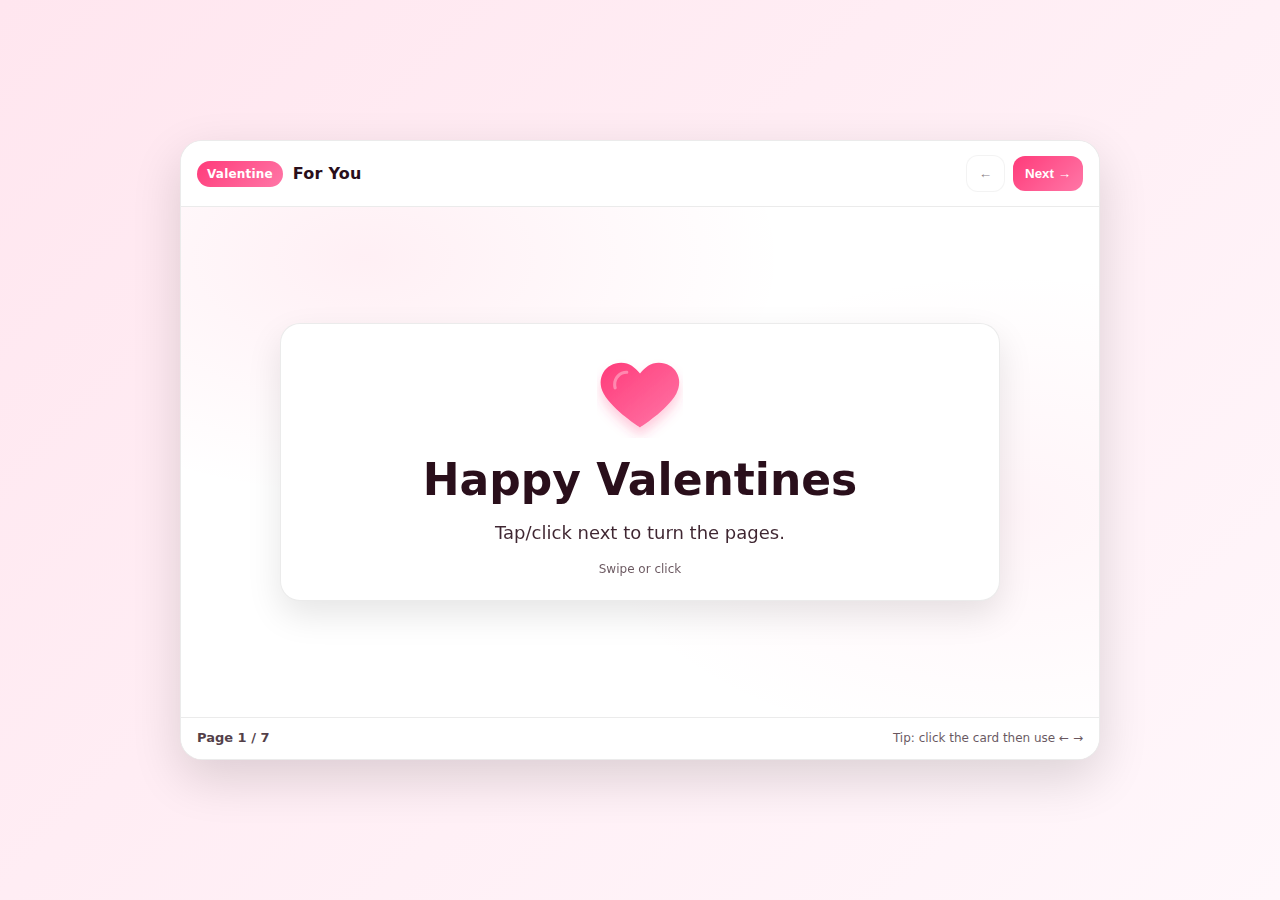
<file: index.html>
<!doctype html>
<html lang="en">
<head>
  <meta charset="utf-8" />
  <meta name="viewport" content="width=device-width, initial-scale=1" />
  <title>Valentine’s Card</title>
  <style>
    :root{
      --bg1:#ffe6ef;
      --bg2:#fff7fb;
      --card:#ffffff;
      --ink:#2a0f1b;
      --pink:#ff3b7a;
      --pink2:#ff77a7;
      --shadow: 0 18px 50px rgba(0,0,0,.14);
      --radius: 22px;
      --border: rgba(0,0,0,.08);
    }

    *{box-sizing:border-box}
    html,body{height:100%}
    body{
      margin:0;
      font-family: ui-rounded, system-ui, -apple-system, Segoe UI, Roboto, Arial;
      color:var(--ink);
      background: linear-gradient(135deg, var(--bg1), var(--bg2));
      overflow-x:hidden;
    }

    .wrap{
      min-height:100%;
      display:grid;
      place-items:center;
      padding:20px 12px;
    }

    .card{
      width:min(920px, 96vw);
      height:min(620px, 84vh);
      background:var(--card);
      border:1px solid var(--border);
      box-shadow:var(--shadow);
      border-radius:var(--radius);
      overflow:hidden;
      display:grid;
      grid-template-rows:auto 1fr auto;
    }

    .topbar{
      display:flex;
      align-items:center;
      justify-content:space-between;
      padding:14px 16px;
      gap:10px;
      border-bottom:1px solid var(--border);
      background:#fff;
    }

    .title{
      font-weight:800;
      letter-spacing:.2px;
      display:flex;
      align-items:center;
      gap:10px;
    }
    .pill{
      font-size:12px;
      padding:6px 10px;
      border-radius:999px;
      background:linear-gradient(135deg, var(--pink), var(--pink2));
      color:#fff;
      user-select:none;
    }

    .controls{
      display:flex;
      gap:8px;
      align-items:center;
    }
    button{
      border:1px solid var(--border);
      background:#fff;
      color:var(--ink);
      padding:10px 12px;
      border-radius:12px;
      cursor:pointer;
      font-weight:700;
      touch-action: manipulation;
    }
    button.primary{
      border:0;
      background:linear-gradient(135deg, var(--pink), var(--pink2));
      color:#fff;
    }
    button:disabled{opacity:.55; cursor:not-allowed}

    .viewport{
      position:relative;
      overflow:hidden;
      background: radial-gradient(700px 400px at 20% 10%, rgba(255,59,122,.08), transparent 60%),
                  radial-gradient(700px 400px at 90% 60%, rgba(255,119,167,.08), transparent 60%);
    }

    .pages{
      height:100%;
      display:flex;
      transition: transform 260ms ease;
      will-change: transform;
    }
    @media (prefers-reduced-motion: reduce){
      .pages{ transition:none; }
    }

    .page{
      flex:0 0 100%;
      padding:22px 18px;
      display:grid;
      place-items:center;
    }

    .paper{
      width:min(720px, 92%);
      background:#fff;
      border-radius:20px;
      border:1px solid var(--border);
      box-shadow: 0 14px 34px rgba(0,0,0,.10);
      padding:22px 18px;
    }

    .content{
      display:grid;
      gap:14px;
      text-align:center;
    }

    h1,h2{margin:0}
    h1{font-size:clamp(26px, 5vw, 44px)}
    h2{font-size:clamp(18px, 3.8vw, 26px); opacity:.95}
    p{
      margin:0;
      font-size:clamp(14px, 3.2vw, 18px);
      line-height:1.5;
      opacity:.9;
    }
    .hint{
      font-size:12px;
      opacity:.7;
      user-select:none;
    }

    /* Crisp SVG heart container */
    .heart-wrap{
      display:grid;
      place-items:center;
      margin:6px auto 2px;
    }
    .heart{
      width:86px;
      height:86px;
    }

    .footer{
      padding:12px 16px 14px;
      border-top:1px solid var(--border);
      display:flex;
      justify-content:space-between;
      align-items:center;
      gap:10px;
      background:#fff;
    }
    .progress{
      font-weight:800;
      font-size:13px;
      opacity:.8;
      user-select:none;

      
    }


    .flower-btn{
    display:inline-block;
    padding:12px 14px;
    border-radius:14px;
    font-weight:800;
    text-decoration:none;
    color:#fff;
    background: linear-gradient(135deg, var(--pink), var(--pink2));
    box-shadow: 0 12px 26px rgba(255,59,122,.25);
  }
  .flower-btn:active{ transform: scale(.98); }


    @media (max-height: 560px){
      .card{height: 92vh;}
      .paper{padding:18px 14px;}
    }


  </style>
</head>

<body>
  <div class="wrap">
    <div class="card" role="application" aria-label="Valentine's Card">
      <div class="topbar">
        <div class="title">
          <span class="pill">Valentine</span>
          <span id="cardTitle">For You</span>
        </div>
        <div class="controls">
          <button id="prevBtn" aria-label="Previous page">←</button>
          <button class="primary" id="nextBtn" aria-label="Next page">Next →</button>
        </div>
      </div>

      <div class="viewport" id="viewport">
        <div class="pages" id="pages">

<!-- PAGE 1 -->
<section class="page">
  <div class="paper">
    <div class="content">
      <div class="heart-wrap" aria-hidden="true">
        <!-- Nice looking heart (SVG = crisp, no emoji issues) -->
        <svg class="heart" viewBox="0 0 64 64" role="img" aria-label="Heart">
          <defs>
            <linearGradient id="g" x1="0" y1="0" x2="1" y2="1">
              <stop offset="0" stop-color="#ff3b7a"/>
              <stop offset="1" stop-color="#ff77a7"/>
            </linearGradient>
            <filter id="s" x="-20%" y="-20%" width="140%" height="140%">
              <feDropShadow dx="0" dy="6" stdDeviation="4" flood-color="#ff3b7a" flood-opacity="0.25"/>
            </filter>
          </defs>
          <path filter="url(#s)" fill="url(#g)"
            d="M32 56s-20-12.5-27-25C-1.2 19.6 6.2 8 18 8c6.2 0 10.2 3.5 14 8
               3.8-4.5 7.8-8 14-8c11.8 0 19.2 11.6 13 23C52 43.5 32 56 32 56z"/>
          <path fill="rgba(255,255,255,.35)"
            d="M22 14c-5.6 0-10 4.6-10 10.2 0 1 .1 2 .4 2.9.2.6.9.9 1.5.7.6-.2.9-.9.7-1.5-.2-.7-.3-1.4-.3-2.1
               0-4.4 3.5-8 7.8-8 .7 0 1.2-.5 1.2-1.2S22.7 14 22 14z"/>
        </svg>
      </div>

      <h1>Happy Valentines</h1>
      <p>Tap/click next to turn the pages.</p>
      <p class="hint">Swipe or click</p>
    </div>
  </div>
</section>

<!-- PAGE 2 -->
<section class="page">
  <div class="paper">
    <div class="content">
      <h2>Dear courtney</h2>
      <p>
        Hello, so, this is a page I just added at like 1am just before I planned on sending this to you. 
        I know you are stressed right now so I hope this + the massage
        I owe you will make you feel better. I thought doing something nice for you might make your mood better. 
        With everything that has happened in the last week or so I thought maybe something sweet like this will help you.

        Stay strong and keep showing that fucking gorgeous smile of yours.
      </p>
    </div>
  </div>
</section>

<!-- PAGE 2 -->
<section class="page">
  <div class="paper">
    <div class="content">
      <h2>Hello you rat</h2>
      <p>
        Honestly I didnt know what to do for you, I knew you wouldnt let me spend money
        and I knew anything else would be a bit too much. The original plan went to shit
        because it was fully 4000 lines of code for some flowers
      </p>
    </div>
  </div>
</section>

<!-- PAGE 3 -->
<section class="page">
  <div class="paper">
    <div class="content">
      <p>
        So I thought I would make you a card, put some time and effort into it I guess.
        This may be too much but hey ho I told you I would be putting in effort into you
      </p>
    </div>
  </div>
</section>

<!-- PAGE 4 -->
<section class="page">
  <div class="paper">
    <div class="content">
      <p>
        Well, here goes nothing. I havent written one of these in fucking ages, and I mean a card in general
        like we both know I could make this the craziest waffle known to mankind but we will try to avoid that shit
        I am actually confused what to write so heres a page of waffle and the rest is actual cute stuff!
      </p>
    </div>
  </div>
</section>

<!-- PAGE 5 -->
<section class="page">
  <div class="paper">
    <div class="content">
      <p>
        You are genuinely so gorgeous, I get actually stunned half the time I look at you.
        You are kinda, slightly, maybe funny. You care so much for the people you care about,
        your care literally has no bounds and it is so attractive. Theres no real flow in this,
        its kinda just me listing off what comes to my head as I want this to be as close to
        saying it in person as possible.
      </p>
    </div>
  </div>
</section>


<!-- PAGE 5 -->
<section class="page">
  <div class="paper">
    <div class="content">
      <p>
        I also lied. I did the flowers I will try to attatch them all at the end of this. Happy valentines gorgeous
      </p>
      <a class="flower-btn" href="./flower/" target="_blank" rel="noopener">
        Open the flowers 🌸
      </a>

    </div>
  </div>
</section>





          

        </div>
      </div>

      <div class="footer">
        <div class="progress" id="progress">Page 1 / 3</div>
        <div class="hint">Tip: click the card then use ← →</div>
      </div>
    </div>
  </div>

  <script>
    const pagesEl = document.getElementById('pages');
    const pageNodes = () => Array.from(document.querySelectorAll('.page'));
    const progressEl = document.getElementById('progress');
    const prevBtn = document.getElementById('prevBtn');
    const nextBtn = document.getElementById('nextBtn');
    const viewport = document.getElementById('viewport');

    let index = 0;

    function update(){
      const total = pageNodes().length;
      index = Math.max(0, Math.min(index, total - 1));
      pagesEl.style.transform = `translateX(${-index * 100}%)`;
      progressEl.textContent = `Page ${index + 1} / ${total}`;
      prevBtn.disabled = index === 0;
      nextBtn.disabled = index === total - 1;
    }

    function next(){ index++; update(); }
    function prev(){ index--; update(); }

    prevBtn.addEventListener('click', prev);
    nextBtn.addEventListener('click', next);

    // Keyboard (PC)
    window.addEventListener('keydown', (e) => {
      if(e.key === 'ArrowRight') next();
      if(e.key === 'ArrowLeft') prev();
    });

    // Swipe (Mobile)
    let startX = 0, startY = 0, tracking = false;

    viewport.addEventListener('touchstart', (e) => {
      if(!e.touches || e.touches.length !== 1) return;
      tracking = true;
      startX = e.touches[0].clientX;
      startY = e.touches[0].clientY;
    }, {passive:true});

    viewport.addEventListener('touchend', (e) => {
      if(!tracking) return;
      tracking = false;
      const t = e.changedTouches[0];
      const dx = t.clientX - startX;
      const dy = t.clientY - startY;

      if(Math.abs(dx) > 45 && Math.abs(dx) > Math.abs(dy)){
        if(dx < 0) next(); else prev();
      }
    }, {passive:true});

    update();
  </script>
</body>
</html>
</file>
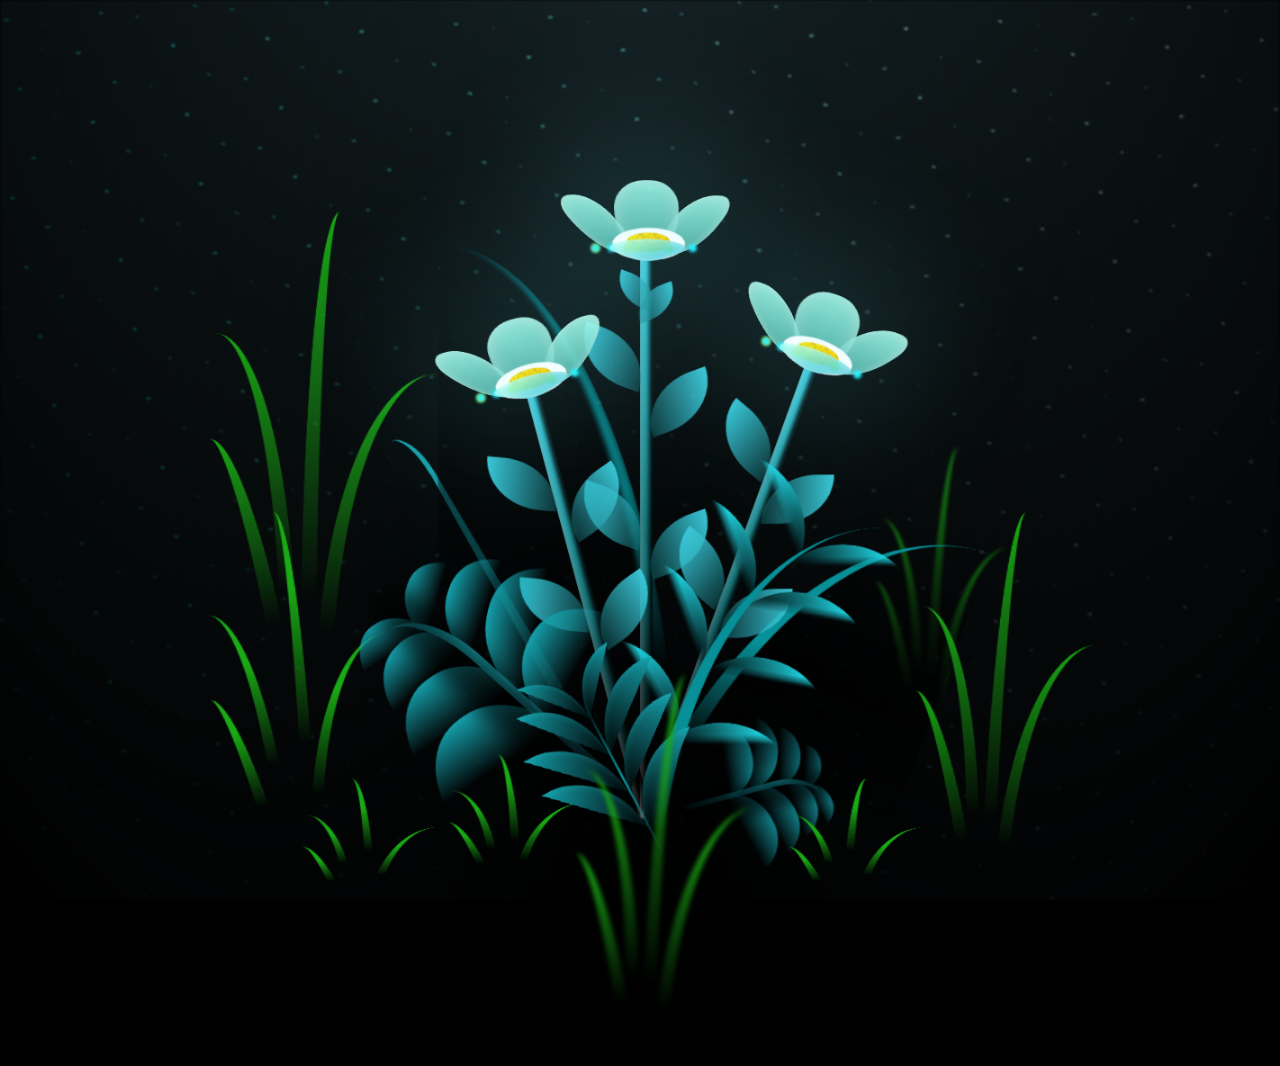
<file: flower/index.html>
<html lang="en">
<head>
  <meta charset="UTF-8">
  <meta name="viewport" content="width=device-width, initial-scale=1.0">
  <title>Blossoming Flowers</title>
  <link rel="stylesheet" href="style.css">
</head>
<body class="not-loaded">
  <div class="night"></div>
  <div class="flowers">
    <div class="flower flower--1">
      <div class="flower__leafs flower__leafs--1">
        <div class="flower__leaf flower__leaf--1"></div>
        <div class="flower__leaf flower__leaf--2"></div>
        <div class="flower__leaf flower__leaf--3"></div>
        <div class="flower__leaf flower__leaf--4"></div>
        <div class="flower__white-circle"></div>

        <div class="flower__light flower__light--1"></div>
        <div class="flower__light flower__light--2"></div>
        <div class="flower__light flower__light--3"></div>
        <div class="flower__light flower__light--4"></div>
        <div class="flower__light flower__light--5"></div>
        <div class="flower__light flower__light--6"></div>
        <div class="flower__light flower__light--7"></div>
        <div class="flower__light flower__light--8"></div>

      </div>
      <div class="flower__line">
        <div class="flower__line__leaf flower__line__leaf--1"></div>
        <div class="flower__line__leaf flower__line__leaf--2"></div>
        <div class="flower__line__leaf flower__line__leaf--3"></div>
        <div class="flower__line__leaf flower__line__leaf--4"></div>
        <div class="flower__line__leaf flower__line__leaf--5"></div>
        <div class="flower__line__leaf flower__line__leaf--6"></div>
      </div>
    </div>

    <div class="flower flower--2">
      <div class="flower__leafs flower__leafs--2">
        <div class="flower__leaf flower__leaf--1"></div>
        <div class="flower__leaf flower__leaf--2"></div>
        <div class="flower__leaf flower__leaf--3"></div>
        <div class="flower__leaf flower__leaf--4"></div>
        <div class="flower__white-circle"></div>

        <div class="flower__light flower__light--1"></div>
        <div class="flower__light flower__light--2"></div>
        <div class="flower__light flower__light--3"></div>
        <div class="flower__light flower__light--4"></div>
        <div class="flower__light flower__light--5"></div>
        <div class="flower__light flower__light--6"></div>
        <div class="flower__light flower__light--7"></div>
        <div class="flower__light flower__light--8"></div>

      </div>
      <div class="flower__line">
        <div class="flower__line__leaf flower__line__leaf--1"></div>
        <div class="flower__line__leaf flower__line__leaf--2"></div>
        <div class="flower__line__leaf flower__line__leaf--3"></div>
        <div class="flower__line__leaf flower__line__leaf--4"></div>
      </div>
    </div>

    <div class="flower flower--3">
      <div class="flower__leafs flower__leafs--3">
        <div class="flower__leaf flower__leaf--1"></div>
        <div class="flower__leaf flower__leaf--2"></div>
        <div class="flower__leaf flower__leaf--3"></div>
        <div class="flower__leaf flower__leaf--4"></div>
        <div class="flower__white-circle"></div>

        <div class="flower__light flower__light--1"></div>
        <div class="flower__light flower__light--2"></div>
        <div class="flower__light flower__light--3"></div>
        <div class="flower__light flower__light--4"></div>
        <div class="flower__light flower__light--5"></div>
        <div class="flower__light flower__light--6"></div>
        <div class="flower__light flower__light--7"></div>
        <div class="flower__light flower__light--8"></div>

      </div>
      <div class="flower__line">
        <div class="flower__line__leaf flower__line__leaf--1"></div>
        <div class="flower__line__leaf flower__line__leaf--2"></div>
        <div class="flower__line__leaf flower__line__leaf--3"></div>
        <div class="flower__line__leaf flower__line__leaf--4"></div>
      </div>
    </div>

    <div class="grow-ans" style="--d:1.2s">
      <div class="flower__g-long">
        <div class="flower__g-long__top"></div>
        <div class="flower__g-long__bottom"></div>
      </div>
    </div>

    <div class="growing-grass">
      <div class="flower__grass flower__grass--1">
        <div class="flower__grass--top"></div>
        <div class="flower__grass--bottom"></div>
        <div class="flower__grass__leaf flower__grass__leaf--1"></div>
        <div class="flower__grass__leaf flower__grass__leaf--2"></div>
        <div class="flower__grass__leaf flower__grass__leaf--3"></div>
        <div class="flower__grass__leaf flower__grass__leaf--4"></div>
        <div class="flower__grass__leaf flower__grass__leaf--5"></div>
        <div class="flower__grass__leaf flower__grass__leaf--6"></div>
        <div class="flower__grass__leaf flower__grass__leaf--7"></div>
        <div class="flower__grass__leaf flower__grass__leaf--8"></div>
        <div class="flower__grass__overlay"></div>
      </div>
    </div>

    <div class="growing-grass">
      <div class="flower__grass flower__grass--2">
        <div class="flower__grass--top"></div>
        <div class="flower__grass--bottom"></div>
        <div class="flower__grass__leaf flower__grass__leaf--1"></div>
        <div class="flower__grass__leaf flower__grass__leaf--2"></div>
        <div class="flower__grass__leaf flower__grass__leaf--3"></div>
        <div class="flower__grass__leaf flower__grass__leaf--4"></div>
        <div class="flower__grass__leaf flower__grass__leaf--5"></div>
        <div class="flower__grass__leaf flower__grass__leaf--6"></div>
        <div class="flower__grass__leaf flower__grass__leaf--7"></div>
        <div class="flower__grass__leaf flower__grass__leaf--8"></div>
        <div class="flower__grass__overlay"></div>
      </div>
    </div>

    <div class="grow-ans" style="--d:2.4s">
      <div class="flower__g-right flower__g-right--1">
        <div class="leaf"></div>
      </div>
    </div>

    <div class="grow-ans" style="--d:2.8s">
      <div class="flower__g-right flower__g-right--2">
        <div class="leaf"></div>
      </div>
    </div>

    <div class="grow-ans" style="--d:2.8s">
      <div class="flower__g-front">
        <div class="flower__g-front__leaf-wrapper flower__g-front__leaf-wrapper--1">
          <div class="flower__g-front__leaf"></div>
        </div>
        <div class="flower__g-front__leaf-wrapper flower__g-front__leaf-wrapper--2">
          <div class="flower__g-front__leaf"></div>
        </div>
        <div class="flower__g-front__leaf-wrapper flower__g-front__leaf-wrapper--3">
          <div class="flower__g-front__leaf"></div>
        </div>
        <div class="flower__g-front__leaf-wrapper flower__g-front__leaf-wrapper--4">
          <div class="flower__g-front__leaf"></div>
        </div>
        <div class="flower__g-front__leaf-wrapper flower__g-front__leaf-wrapper--5">
          <div class="flower__g-front__leaf"></div>
        </div>
        <div class="flower__g-front__leaf-wrapper flower__g-front__leaf-wrapper--6">
          <div class="flower__g-front__leaf"></div>
        </div>
        <div class="flower__g-front__leaf-wrapper flower__g-front__leaf-wrapper--7">
          <div class="flower__g-front__leaf"></div>
        </div>
        <div class="flower__g-front__leaf-wrapper flower__g-front__leaf-wrapper--8">
          <div class="flower__g-front__leaf"></div>
        </div>
        <div class="flower__g-front__line"></div>
      </div>
    </div>

    <div class="grow-ans" style="--d:3.2s">
      <div class="flower__g-fr">
        <div class="leaf"></div>
        <div class="flower__g-fr__leaf flower__g-fr__leaf--1"></div>
        <div class="flower__g-fr__leaf flower__g-fr__leaf--2"></div>
        <div class="flower__g-fr__leaf flower__g-fr__leaf--3"></div>
        <div class="flower__g-fr__leaf flower__g-fr__leaf--4"></div>
        <div class="flower__g-fr__leaf flower__g-fr__leaf--5"></div>
        <div class="flower__g-fr__leaf flower__g-fr__leaf--6"></div>
        <div class="flower__g-fr__leaf flower__g-fr__leaf--7"></div>
        <div class="flower__g-fr__leaf flower__g-fr__leaf--8"></div>
      </div>
    </div>

    <div class="long-g long-g--0">
      <div class="grow-ans" style="--d:3s">
        <div class="leaf leaf--0"></div>
      </div>
      <div class="grow-ans" style="--d:2.2s">
        <div class="leaf leaf--1"></div>
      </div>
      <div class="grow-ans" style="--d:3.4s">
        <div class="leaf leaf--2"></div>
      </div>
      <div class="grow-ans" style="--d:3.6s">
        <div class="leaf leaf--3"></div>
      </div>
    </div>

    <div class="long-g long-g--1">
      <div class="grow-ans" style="--d:3.6s">
        <div class="leaf leaf--0"></div>
      </div>
      <div class="grow-ans" style="--d:3.8s">
        <div class="leaf leaf--1"></div>
      </div>
      <div class="grow-ans" style="--d:4s">
        <div class="leaf leaf--2"></div>
      </div>
      <div class="grow-ans" style="--d:4.2s">
        <div class="leaf leaf--3"></div>
      </div>
    </div>

    <div class="long-g long-g--2">
      <div class="grow-ans" style="--d:4s">
        <div class="leaf leaf--0"></div>
      </div>
      <div class="grow-ans" style="--d:4.2s">
        <div class="leaf leaf--1"></div>
      </div>
      <div class="grow-ans" style="--d:4.4s">
        <div class="leaf leaf--2"></div>
      </div>
      <div class="grow-ans" style="--d:4.6s">
        <div class="leaf leaf--3"></div>
      </div>
    </div>

    <div class="long-g long-g--3">
      <div class="grow-ans" style="--d:4s">
        <div class="leaf leaf--0"></div>
      </div>
      <div class="grow-ans" style="--d:4.2s">
        <div class="leaf leaf--1"></div>
      </div>
      <div class="grow-ans" style="--d:3s">
        <div class="leaf leaf--2"></div>
      </div>
      <div class="grow-ans" style="--d:3.6s">
        <div class="leaf leaf--3"></div>
      </div>
    </div>

    <div class="long-g long-g--4">
      <div class="grow-ans" style="--d:4s">
        <div class="leaf leaf--0"></div>
      </div>
      <div class="grow-ans" style="--d:4.2s">
        <div class="leaf leaf--1"></div>
      </div>
      <div class="grow-ans" style="--d:3s">
        <div class="leaf leaf--2"></div>
      </div>
      <div class="grow-ans" style="--d:3.6s">
        <div class="leaf leaf--3"></div>
      </div>
    </div>

    <div class="long-g long-g--5">
      <div class="grow-ans" style="--d:4s">
        <div class="leaf leaf--0"></div>
      </div>
      <div class="grow-ans" style="--d:4.2s">
        <div class="leaf leaf--1"></div>
      </div>
      <div class="grow-ans" style="--d:3s">
        <div class="leaf leaf--2"></div>
      </div>
      <div class="grow-ans" style="--d:3.6s">
        <div class="leaf leaf--3"></div>
      </div>
    </div>

    <div class="long-g long-g--6">
      <div class="grow-ans" style="--d:4.2s">
        <div class="leaf leaf--0"></div>
      </div>
      <div class="grow-ans" style="--d:4.4s">
        <div class="leaf leaf--1"></div>
      </div>
      <div class="grow-ans" style="--d:4.6s">
        <div class="leaf leaf--2"></div>
      </div>
      <div class="grow-ans" style="--d:4.8s">
        <div class="leaf leaf--3"></div>
      </div>
    </div>

    <div class="long-g long-g--7">
      <div class="grow-ans" style="--d:3s">
        <div class="leaf leaf--0"></div>
      </div>
      <div class="grow-ans" style="--d:3.2s">
        <div class="leaf leaf--1"></div>
      </div>
      <div class="grow-ans" style="--d:3.5s">
        <div class="leaf leaf--2"></div>
      </div>
      <div class="grow-ans" style="--d:3.6s">
        <div class="leaf leaf--3"></div>
      </div>
    </div>
  </div>
  <script src="script.js"></script>
</body>
</html>
</file>
<file: flower/style.css>
*, *::after, *::before {
  padding: 0;
  margin: 0;
  box-sizing: border-box;
}
:root {
  --dark-color: #000000;
}
body {
  display: flex;
  align-items: flex-end;
  justify-content: center; 
  min-height: 100vh;
  background-color: var(--dark-color);
  overflow: hidden;
  perspective: 1000px;
}
.night {
  position: fixed;
  left: 50%;
  top: 0;
  transform: translateX(-50%);
  width: 100%;
  height: 100%;
  filter: blur(0.1vmin);
  background-image: radial-gradient(ellipse at top, transparent 0%, var(--dark-color)), radial-gradient(ellipse at bottom, var(--dark-color), rgba(145, 233, 255, 0.2)), repeating-linear-gradient(220deg, #000 0px, #000 19px, transparent 19px, transparent 22px), repeating-linear-gradient(189deg, #000 0px, #000 19px, transparent 19px, transparent 22px), repeating-linear-gradient(148deg, #000 0px, #000 19px, transparent 19px, transparent 22px), linear-gradient(90deg, #00fffa, #f0f0f0);
}
.flowers {
  position: relative;
  transform: scale(0.9);
}
.flower {
  position: absolute;
  bottom: 10vmin;
  transform-origin: bottom center;
  z-index: 10;
  --fl-speed: 0.8s;
}
.flower--1 {
  animation: moving-flower-1 4s linear infinite;
}
.flower--1 .flower__line {
  height: 70vmin;
  animation-delay: 0.3s;
}
.flower--1 .flower__line__leaf--1 {
  animation: blooming-leaf-right var(--fl-speed) 1.6s backwards;
}
.flower--1 .flower__line__leaf--2 {
  animation: blooming-leaf-right var(--fl-speed) 1.4s backwards;
}
.flower--1 .flower__line__leaf--3 {
  animation: blooming-leaf-left var(--fl-speed) 1.2s backwards;
}
.flower--1 .flower__line__leaf--4 {
  animation: blooming-leaf-left var(--fl-speed) 1s backwards;
}
.flower--1 .flower__line__leaf--5 {
  animation: blooming-leaf-right var(--fl-speed) 1.8s backwards;
}
.flower--1 .flower__line__leaf--6 {
  animation: blooming-leaf-left var(--fl-speed) 2s backwards;
}
.flower--2 {
  left: 50%;
  transform: rotate(20deg);
  animation: moving-flower-2 4s linear infinite;
}
.flower--2 .flower__line {
  height: 60vmin;
  animation-delay: 0.6s;
}
.flower--2 .flower__line__leaf--1 {
  animation: blooming-leaf-right var(--fl-speed) 1.9s backwards;
}
.flower--2 .flower__line__leaf--2 {
  animation: blooming-leaf-right var(--fl-speed) 1.7s backwards;
}
.flower--2 .flower__line__leaf--3 {
  animation: blooming-leaf-left var(--fl-speed) 1.5s backwards;
}
.flower--2 .flower__line__leaf--4 {
  animation: blooming-leaf-left var(--fl-speed) 1.3s backwards;
}
.flower--3 {
  left: 50%;
  transform: rotate(-15deg);
  animation: moving-flower-3 4s linear infinite;
}
.flower--3 .flower__line {
  animation-delay: 0.9s;
}
.flower--3 .flower__line__leaf--1 {
  animation: blooming-leaf-right var(--fl-speed) 2.5s backwards;
}
.flower--3 .flower__line__leaf--2 {
  animation: blooming-leaf-right var(--fl-speed) 2.3s backwards;
}
.flower--3 .flower__line__leaf--3 {
  animation: blooming-leaf-left var(--fl-speed) 2.1s backwards;
}
.flower--3 .flower__line__leaf--4 {
  animation: blooming-leaf-left var(--fl-speed) 1.9s backwards;
}
.flower__leafs {
  position: relative;
  animation: blooming-flower 2s backwards;
}
.flower__leafs--1 {
  animation-delay: 1.1s;
}
.flower__leafs--2 {
  animation-delay: 1.4s;
}
.flower__leafs--3 {
  animation-delay: 1.7s;
}
.flower__leafs::after {
  content: "";
  position: absolute;
  left: 0;
  top: 0;
  transform: translate(-50%, -100%);
  width: 8vmin;
  height: 8vmin;
  background-color: #6bf0ff;
  filter: blur(10vmin);
}
.flower__leaf {
  position: absolute;
  bottom: 0;
  left: 50%;
  width: 8vmin;
  height: 11vmin;
  border-radius: 51% 49% 47% 53% / 44% 45% 55% 69%;
  background-color: #a7ffee;
  background-image: linear-gradient(to top, #54b8aa, #a7ffee);
  transform-origin: bottom center;
  opacity: 0.9;
  box-shadow: inset 0 0 2vmin rgba(255, 255, 255, 0.5);
}
.flower__leaf--1 {
  transform: translate(-10%, 1%) rotateY(40deg) rotateX(-50deg);
}
.flower__leaf--2 {
  transform: translate(-50%, -4%) rotateX(40deg);
}
.flower__leaf--3 {
  transform: translate(-90%, 0%) rotateY(45deg) rotateX(50deg);
}
.flower__leaf--4 {
  width: 8vmin;
  height: 8vmin;
  transform-origin: bottom left;
  border-radius: 4vmin 10vmin 4vmin 4vmin;
  transform: translate(0%, 18%) rotateX(70deg) rotate(-43deg);
  background-image: linear-gradient(to top, #39c6d6, #a7ffee);
  z-index: 1;
  opacity: 0.8;
}
.flower__white-circle {
  position: absolute;
  left: -3.5vmin;
  top: -3vmin;
  width: 9vmin;
  height: 4vmin;
  border-radius: 50%;
  background-color: #fff;
}
.flower__white-circle::after {
  content: "";
  position: absolute;
  left: 50%;
  top: 45%;
  transform: translate(-50%, -50%);
  width: 60%;
  height: 60%;
  border-radius: inherit;
  background-image: repeating-linear-gradient(135deg, rgba(0, 0, 0, 0.03) 0px, rgba(0, 0, 0, 0.03) 1px, transparent 1px, transparent 12px), repeating-linear-gradient(45deg, rgba(0, 0, 0, 0.03) 0px, rgba(0, 0, 0, 0.03) 1px, transparent 1px, transparent 12px), repeating-linear-gradient(67.5deg, rgba(0, 0, 0, 0.03) 0px, rgba(0, 0, 0, 0.03) 1px, transparent 1px, transparent 12px), repeating-linear-gradient(135deg, rgba(0, 0, 0, 0.03) 0px, rgba(0, 0, 0, 0.03) 1px, transparent 1px, transparent 12px), repeating-linear-gradient(45deg, rgba(0, 0, 0, 0.03) 0px, rgba(0, 0, 0, 0.03) 1px, transparent 1px, transparent 12px), repeating-linear-gradient(112.5deg, rgba(0, 0, 0, 0.03) 0px, rgba(0, 0, 0, 0.03) 1px, transparent 1px, transparent 12px), repeating-linear-gradient(112.5deg, rgba(0, 0, 0, 0.03) 0px, rgba(0, 0, 0, 0.03) 1px, transparent 1px, transparent 12px), repeating-linear-gradient(45deg, rgba(0, 0, 0, 0.03) 0px, rgba(0, 0, 0, 0.03) 1px, transparent 1px, transparent 12px), repeating-linear-gradient(22.5deg, rgba(0, 0, 0, 0.03) 0px, rgba(0, 0, 0, 0.03) 1px, transparent 1px, transparent 12px), repeating-linear-gradient(45deg, rgba(0, 0, 0, 0.03) 0px, rgba(0, 0, 0, 0.03) 1px, transparent 1px, transparent 12px), repeating-linear-gradient(22.5deg, rgba(0, 0, 0, 0.03) 0px, rgba(0, 0, 0, 0.03) 1px, transparent 1px, transparent 12px), repeating-linear-gradient(135deg, rgba(0, 0, 0, 0.03) 0px, rgba(0, 0, 0, 0.03) 1px, transparent 1px, transparent 12px), repeating-linear-gradient(157.5deg, rgba(0, 0, 0, 0.03) 0px, rgba(0, 0, 0, 0.03) 1px, transparent 1px, transparent 12px), repeating-linear-gradient(67.5deg, rgba(0, 0, 0, 0.03) 0px, rgba(0, 0, 0, 0.03) 1px, transparent 1px, transparent 12px), repeating-linear-gradient(67.5deg, rgba(0, 0, 0, 0.03) 0px, rgba(0, 0, 0, 0.03) 1px, transparent 1px, transparent 12px), linear-gradient(90deg, #ffeb12, #ffce00);
}
.flower__line {
  height: 55vmin;
  width: 1.5vmin;
  background-image: linear-gradient(to left, #000, transparent, rgba(255, 255, 255, 0.2)), linear-gradient(to top, transparent 10%, #14757a, #39c6d6);
  box-shadow: inset 0 0 2px rgba(0, 0, 0, 0.5);
  animation: grow-flower-tree 4s backwards;
}
.flower__line__leaf {
  --w: 7vmin;
  --h: calc(var(--w) + 2vmin);
  position: absolute;
  top: 20%;
  left: 90%;
  width: var(--w);
  height: var(--h);
  border-top-right-radius: var(--h);
  border-bottom-left-radius: var(--h);
  background-image: linear-gradient(to top, rgba(20, 117, 122, 0.4), #39c6d6);
}
.flower__line__leaf--1 {
  transform: rotate(70deg) rotateY(30deg);
}
.flower__line__leaf--2 {
  top: 45%;
  transform: rotate(70deg) rotateY(30deg);
}
.flower__line__leaf--3, .flower__line__leaf--4, .flower__line__leaf--6 {
  border-top-right-radius: 0;
  border-bottom-left-radius: 0;
  border-top-left-radius: var(--h);
  border-bottom-right-radius: var(--h);
  left: -460%;
  top: 12%;
  transform: rotate(-70deg) rotateY(30deg);
}
.flower__line__leaf--4 {
  top: 40%;
}
.flower__line__leaf--5 {
  top: 0;
  transform-origin: left;
  transform: rotate(70deg) rotateY(30deg) scale(0.6);
}
.flower__line__leaf--6 {
  top: -2%;
  left: -450%;
  transform-origin: right;
  transform: rotate(-70deg) rotateY(30deg) scale(0.6);
}
.flower__light {
  position: absolute;
  bottom: 0vmin;
  width: 1vmin;
  height: 1vmin;
  background-color: #fffb00;
  border-radius: 50%;
  filter: blur(0.2vmin);
  animation: light-ans 4s linear infinite backwards;
}
.flower__light:nth-child(odd) {
  background-color: #23f0ff;
}
.flower__light--1 {
  left: -2vmin;
  animation-delay: 1s;
}
.flower__light--2 {
  left: 3vmin;
  animation-delay: 0.5s;
}
.flower__light--3 {
  left: -6vmin;
  animation-delay: 0.3s;
}
.flower__light--4 {
  left: 6vmin;
  animation-delay: 0.9s;
}
.flower__light--5 {
  left: -1vmin;
  animation-delay: 1.5s;
}
.flower__light--6 {
  left: -4vmin;
  animation-delay: 3s;
}
.flower__light--7 {
  left: 3vmin;
  animation-delay: 2s;
}
.flower__light--8 {
  left: -6vmin;
  animation-delay: 3.5s;
}
.flower__grass {
  --c: #159faa;
  --line-w: 1.5vmin;
  position: absolute;
  bottom: 12vmin;
  left: -7vmin;
  display: flex;
  flex-direction: column;
  align-items: flex-end;
  z-index: 20;
  transform-origin: bottom center;
  transform: rotate(-48deg) rotateY(40deg);
}
.flower__grass--1 {
  animation: moving-grass 2s linear infinite;
}
.flower__grass--2 {
  left: 2vmin;
  bottom: 10vmin;
  transform: scale(0.5) rotate(75deg) rotateX(10deg) rotateY(-200deg);
  opacity: 0.8;
  z-index: 0;
  animation: moving-grass--2 1.5s linear infinite;
}
.flower__grass--top {
  width: 7vmin;
  height: 10vmin;
  border-top-right-radius: 100%;
  border-right: var(--line-w) solid var(--c);
  transform-origin: bottom center;
  transform: rotate(-2deg);
}
.flower__grass--bottom {
  margin-top: -2px;
  width: var(--line-w);
  height: 25vmin;
  background-image: linear-gradient(to top, transparent, var(--c));
}
.flower__grass__leaf {
  --size: 10vmin;
  position: absolute;
  width: calc(var(--size) * 2.1);
  height: var(--size);
  border-top-left-radius: var(--size);
  border-top-right-radius: var(--size);
  background-image: linear-gradient(to top, transparent, transparent 30%, var(--c));
  z-index: 100;
}
.flower__grass__leaf--1 {
  top: -6%;
  left: 30%;
  --size: 6vmin;
  transform: rotate(-20deg);
  animation: growing-grass-ans--1 2s 2.6s backwards;
}
@keyframes growing-grass-ans--1 {
  0% {
    transform-origin: bottom left;
    transform: rotate(-20deg) scale(0);
 }
}
.flower__grass__leaf--2 {
  top: -5%;
  left: -110%;
  --size: 6vmin;
  transform: rotate(10deg);
  animation: growing-grass-ans--2 2s 2.4s linear backwards;
}
@keyframes growing-grass-ans--2 {
  0% {
    transform-origin: bottom right;
    transform: rotate(10deg) scale(0);
 }
}
.flower__grass__leaf--3 {
  top: 5%;
  left: 60%;
  --size: 8vmin;
  transform: rotate(-18deg) rotateX(-20deg);
  animation: growing-grass-ans--3 2s 2.2s linear backwards;
}
@keyframes growing-grass-ans--3 {
  0% {
    transform-origin: bottom left;
    transform: rotate(-18deg) rotateX(-20deg) scale(0);
 }
}
.flower__grass__leaf--4 {
  top: 6%;
  left: -135%;
  --size: 8vmin;
  transform: rotate(2deg);
  animation: growing-grass-ans--4 2s 2s linear backwards;
}
@keyframes growing-grass-ans--4 {
  0% {
    transform-origin: bottom right;
    transform: rotate(2deg) scale(0);
 }
}
.flower__grass__leaf--5 {
  top: 20%;
  left: 60%;
  --size: 10vmin;
  transform: rotate(-24deg) rotateX(-20deg);
  animation: growing-grass-ans--5 2s 1.8s linear backwards;
}
@keyframes growing-grass-ans--5 {
  0% {
    transform-origin: bottom left;
    transform: rotate(-24deg) rotateX(-20deg) scale(0);
 }
}
.flower__grass__leaf--6 {
  top: 22%;
  left: -180%;
  --size: 10vmin;
  transform: rotate(10deg);
  animation: growing-grass-ans--6 2s 1.6s linear backwards;
}
@keyframes growing-grass-ans--6 {
  0% {
    transform-origin: bottom right;
    transform: rotate(10deg) scale(0);
 }
}
.flower__grass__leaf--7 {
  top: 39%;
  left: 70%;
  --size: 10vmin;
  transform: rotate(-10deg);
  animation: growing-grass-ans--7 2s 1.4s linear backwards;
}
@keyframes growing-grass-ans--7 {
  0% {
    transform-origin: bottom left;
    transform: rotate(-10deg) scale(0);
 }
}
.flower__grass__leaf--8 {
  top: 40%;
  left: -215%;
  --size: 11vmin;
  transform: rotate(10deg);
  animation: growing-grass-ans--8 2s 1.2s linear backwards;
}
@keyframes growing-grass-ans--8 {
  0% {
    transform-origin: bottom right;
    transform: rotate(10deg) scale(0);
 }
}
.flower__grass__overlay {
  position: absolute;
  top: -10%;
  right: 0%;
  width: 100%;
  height: 100%;
  background-color: rgba(0, 0, 0, 0.6);
  filter: blur(1.5vmin);
  z-index: 100;
}
.flower__g-long {
  --w: 2vmin;
  --h: 6vmin;
  --c: #159faa;
  position: absolute;
  bottom: 10vmin;
  left: -3vmin;
  transform-origin: bottom center;
  transform: rotate(-30deg) rotateY(-20deg);
  display: flex;
  flex-direction: column;
  align-items: flex-end;
  animation: flower-g-long-ans 3s linear infinite;
}
@keyframes flower-g-long-ans {
  0%, 100% {
    transform: rotate(-30deg) rotateY(-20deg);
 }
  50% {
    transform: rotate(-32deg) rotateY(-20deg);
 }
}
.flower__g-long__top {
  top: calc(var(--h) * -1);
  width: calc(var(--w) + 1vmin);
  height: var(--h);
  border-top-right-radius: 100%;
  border-right: 0.7vmin solid var(--c);
  transform: translate(-0.7vmin, 1vmin);
}
.flower__g-long__bottom {
  width: var(--w);
  height: 50vmin;
  transform-origin: bottom center;
  background-image: linear-gradient(to top, transparent 30%, var(--c));
  box-shadow: inset 0 0 2px rgba(0, 0, 0, 0.5);
  clip-path: polygon(35% 0, 65% 1%, 100% 100%, 0% 100%);
}
.flower__g-right {
  position: absolute;
  bottom: 6vmin;
  left: -2vmin;
  transform-origin: bottom left;
  transform: rotate(20deg);
}
.flower__g-right .leaf {
  width: 30vmin;
  height: 50vmin;
  border-top-left-radius: 100%;
  border-left: 2vmin solid #079097;
  background-image: linear-gradient(to bottom, transparent, var(--dark-color) 60%);
  -webkit-mask-image: linear-gradient(to top, transparent 30%, #079097 60%);
}
.flower__g-right--1 {
  animation: flower-g-right-ans 2.5s linear infinite;
}
.flower__g-right--2 {
  left: 5vmin;
  transform: rotateY(-180deg);
  animation: flower-g-right-ans--2 3s linear infinite;
}
.flower__g-right--2 .leaf {
  height: 75vmin;
  filter: blur(0.3vmin);
  opacity: 0.8;
}
@keyframes flower-g-right-ans {
  0%, 100% {
    transform: rotate(20deg);
 }
  50% {
    transform: rotate(24deg) rotateX(-20deg);
 }
}
@keyframes flower-g-right-ans--2 {
  0%, 100% {
    transform: rotateY(-180deg) rotate(0deg) rotateX(-20deg);
 }
  50% {
    transform: rotateY(-180deg) rotate(6deg) rotateX(-20deg);
 }
}
.flower__g-front {
  position: absolute;
  bottom: 6vmin;
  left: 2.5vmin;
  z-index: 100;
  transform-origin: bottom center;
  transform: rotate(-28deg) rotateY(30deg) scale(1.04);
  animation: flower__g-front-ans 2s linear infinite;
}
@keyframes flower__g-front-ans {
  0%, 100% {
    transform: rotate(-28deg) rotateY(30deg) scale(1.04);
 }
  50% {
    transform: rotate(-35deg) rotateY(40deg) scale(1.04);
 }
}
.flower__g-front__line {
  width: 0.3vmin;
  height: 20vmin;
  background-image: linear-gradient(to top, transparent, #079097, transparent 100%);
  position: relative;
}
.flower__g-front__leaf-wrapper {
  position: absolute;
  top: 0;
  left: 0;
  transform-origin: bottom left;
  transform: rotate(10deg);
}
.flower__g-front__leaf-wrapper:nth-child(even) {
  left: 0vmin;
  transform: rotateY(-180deg) rotate(5deg);
  animation: flower__g-front__leaf-left-ans 1s ease-in backwards;
}
.flower__g-front__leaf-wrapper:nth-child(odd) {
  animation: flower__g-front__leaf-ans 1s ease-in backwards;
}
.flower__g-front__leaf-wrapper--1 {
  top: -8vmin;
  transform: scale(0.7);
  animation: flower__g-front__leaf-ans 1s 5.5s ease-in backwards !important;
}
.flower__g-front__leaf-wrapper--2 {
  top: -8vmin;
  transform: rotateY(-180deg) scale(0.7) !important;
  animation: flower__g-front__leaf-left-ans-2 1s 4.6s ease-in backwards !important;
}
.flower__g-front__leaf-wrapper--3 {
  top: -3vmin;
  animation: flower__g-front__leaf-ans 1s 4.6s ease-in backwards;
}
.flower__g-front__leaf-wrapper--4 {
  top: -3vmin;
  transform: rotateY(-180deg) scale(0.9) !important;
  animation: flower__g-front__leaf-left-ans-2 1s 4.6s ease-in backwards !important;
}
@keyframes flower__g-front__leaf-left-ans-2 {
  0% {
    transform: rotateY(-180deg) scale(0);
 }
}
.flower__g-front__leaf-wrapper--5, .flower__g-front__leaf-wrapper--6 {
  top: 2vmin;
}
.flower__g-front__leaf-wrapper--7, .flower__g-front__leaf-wrapper--8 {
  top: 6.5vmin;
}
.flower__g-front__leaf-wrapper--2 {
  animation-delay: 5.2s !important;
}
.flower__g-front__leaf-wrapper--3 {
  animation-delay: 4.9s !important;
}
.flower__g-front__leaf-wrapper--5 {
  animation-delay: 4.3s !important;
}
.flower__g-front__leaf-wrapper--6 {
  animation-delay: 4.1s !important;
}
.flower__g-front__leaf-wrapper--7 {
  animation-delay: 3.8s !important;
}
.flower__g-front__leaf-wrapper--8 {
  animation-delay: 3.5s !important;
}
@keyframes flower__g-front__leaf-ans {
  0% {
    transform: rotate(10deg) scale(0);
 }
}
@keyframes flower__g-front__leaf-left-ans {
  0% {
    transform: rotateY(-180deg) rotate(5deg) scale(0);
 }
}
.flower__g-front__leaf {
  width: 10vmin;
  height: 10vmin;
  border-radius: 100% 0% 0% 100% / 100% 100% 0% 0%;
  box-shadow: inset 0 2px 1vmin rgba(44, 238, 252, 0.2);
  background-image: linear-gradient(to bottom left, transparent, var(--dark-color)), linear-gradient(to bottom right, #159faa 50%, transparent 50%, transparent);
  -webkit-mask-image: linear-gradient(to bottom right, #159faa 50%, transparent 50%, transparent);
  mask-image: linear-gradient(to bottom right, #159faa 50%, transparent 50%, transparent);
}
.flower__g-fr {
  position: absolute;
  bottom: -4vmin;
  left: vmin;
  transform-origin: bottom left;
  z-index: 10;
  animation: flower__g-fr-ans 2s linear infinite;
}
@keyframes flower__g-fr-ans {
  0%, 100% {
    transform: rotate(2deg);
 }
  50% {
    transform: rotate(4deg);
 }
}
.flower__g-fr .leaf {
  width: 30vmin;
  height: 50vmin;
  border-top-left-radius: 100%;
  border-left: 2vmin solid #079097;
  -webkit-mask-image: linear-gradient(to top, transparent 25%, #079097 50%);
  position: relative;
  z-index: 1;
}
.flower__g-fr__leaf {
  position: absolute;
  top: 0;
  left: 0;
  width: 10vmin;
  height: 10vmin;
  border-radius: 100% 0% 0% 100% / 100% 100% 0% 0%;
  box-shadow: inset 0 2px 1vmin rgba(44, 238, 252, 0.2);
  background-image: linear-gradient(to bottom left, transparent, var(--dark-color) 98%), linear-gradient(to bottom right, #23f0ff 45%, transparent 50%, transparent);
  -webkit-mask-image: linear-gradient(135deg, #159faa 40%, transparent 50%, transparent);
}
.flower__g-fr__leaf--1 {
  left: 20vmin;
  transform: rotate(45deg);
  animation: flower__g-fr-leaft-ans-1 0.5s 5.2s linear backwards;
}
@keyframes flower__g-fr-leaft-ans-1 {
  0% {
    transform-origin: left;
    transform: rotate(45deg) scale(0);
 }
}
.flower__g-fr__leaf--2 {
  left: 12vmin;
  top: -7vmin;
  transform: rotate(25deg) rotateY(-180deg);
  animation: flower__g-fr-leaft-ans-6 0.5s 5s linear backwards;
}
.flower__g-fr__leaf--3 {
  left: 15vmin;
  top: 6vmin;
  transform: rotate(55deg);
  animation: flower__g-fr-leaft-ans-5 0.5s 4.8s linear backwards;
}
.flower__g-fr__leaf--4 {
  left: 6vmin;
  top: -2vmin;
  transform: rotate(25deg) rotateY(-180deg);
  animation: flower__g-fr-leaft-ans-6 0.5s 4.6s linear backwards;
}
.flower__g-fr__leaf--5 {
  left: 10vmin;
  top: 14vmin;
  transform: rotate(55deg);
  animation: flower__g-fr-leaft-ans-5 0.5s 4.4s linear backwards;
}
@keyframes flower__g-fr-leaft-ans-5 {
  0% {
    transform-origin: left;
    transform: rotate(55deg) scale(0);
 }
}
.flower__g-fr__leaf--6 {
  left: 0vmin;
  top: 6vmin;
  transform: rotate(25deg) rotateY(-180deg);
  animation: flower__g-fr-leaft-ans-6 0.5s 4.2s linear backwards;
}
@keyframes flower__g-fr-leaft-ans-6 {
  0% {
    transform-origin: right;
    transform: rotate(25deg) rotateY(-180deg) scale(0);
 }
}
.flower__g-fr__leaf--7 {
  left: 5vmin;
  top: 22vmin;
  transform: rotate(45deg);
  animation: flower__g-fr-leaft-ans-7 0.5s 4s linear backwards;
}
@keyframes flower__g-fr-leaft-ans-7 {
  0% {
    transform-origin: left;
    transform: rotate(45deg) scale(0);
 }
}
.flower__g-fr__leaf--8 {
  left: -4vmin;
  top: 15vmin;
  transform: rotate(15deg) rotateY(-180deg);
  animation: flower__g-fr-leaft-ans-8 0.5s 3.8s linear backwards;
}
@keyframes flower__g-fr-leaft-ans-8 {
  0% {
    transform-origin: right;
    transform: rotate(15deg) rotateY(-180deg) scale(0);
 }
}
.long-g {
  position: absolute;
  bottom: 25vmin;
  left: -42vmin;
  transform-origin: bottom left;
}
.long-g--1 {
  bottom: 0vmin;
  transform: scale(0.8) rotate(-5deg);
}
.long-g--1 .leaf {
  -webkit-mask-image: linear-gradient(to top, transparent 40%, #079097 80%) !important;
}
.long-g--1 .leaf--1 {
  --w: 5vmin;
  --h: 60vmin;
  left: -2vmin;
  transform: rotate(3deg) rotateY(-180deg);
}
.long-g--2, .long-g--3 {
  bottom: -3vmin;
  left: -35vmin;
  transform-origin: center;
  transform: scale(0.6) rotateX(60deg);
}
.long-g--2 .leaf, .long-g--3 .leaf {
  -webkit-mask-image: linear-gradient(to top, transparent 50%, #079097 80%) !important;
}
.long-g--2 .leaf--1, .long-g--3 .leaf--1 {
  left: -1vmin;
  transform: rotateY(-180deg);
}
.long-g--3 {
  left: -17vmin;
  bottom: 0vmin;
}
.long-g--3 .leaf {
  -webkit-mask-image: linear-gradient(to top, transparent 40%, #079097 80%) !important;
}
.long-g--4 {
  left: 25vmin;
  bottom: -3vmin;
  transform-origin: center;
  transform: scale(0.6) rotateX(60deg);
}
.long-g--4 .leaf {
  -webkit-mask-image: linear-gradient(to top, transparent 50%, #079097 80%) !important;
}
.long-g--5 {
  left: 42vmin;
  bottom: 0vmin;
  transform: scale(0.8) rotate(2deg);
}
.long-g--6 {
  left: 0vmin;
  bottom: -20vmin;
  z-index: 100;
  filter: blur(0.3vmin);
  transform: scale(0.8) rotate(2deg);
}
.long-g--7 {
  left: 35vmin;
  bottom: 20vmin;
  z-index: -1;
  filter: blur(0.3vmin);
  transform: scale(0.6) rotate(2deg);
  opacity: 0.7;
}
.long-g .leaf {
  --w: 15vmin;
  --h: 40vmin;
  --c: #1aaa15;
  position: absolute;
  bottom: 0;
  width: var(--w);
  height: var(--h);
  border-top-left-radius: 100%;
  border-left: 2vmin solid var(--c);
  -webkit-mask-image: linear-gradient(to top, transparent 20%, var(--dark-color));
  transform-origin: bottom center;
}
.long-g .leaf--0 {
  left: 2vmin;
  animation: leaf-ans-1 4s linear infinite;
}
.long-g .leaf--1 {
  --w: 5vmin;
  --h: 60vmin;
  animation: leaf-ans-1 4s linear infinite;
}
.long-g .leaf--2 {
  --w: 10vmin;
  --h: 40vmin;
  left: -0.5vmin;
  bottom: 5vmin;
  transform-origin: bottom left;
  transform: rotateY(-180deg);
  animation: leaf-ans-2 3s linear infinite;
}
.long-g .leaf--3 {
  --w: 5vmin;
  --h: 30vmin;
  left: -1vmin;
  bottom: 3.2vmin;
  transform-origin: bottom left;
  transform: rotate(-10deg) rotateY(-180deg);
  animation: leaf-ans-3 3s linear infinite;
}
@keyframes leaf-ans-1 {
  0%, 100% {
    transform: rotate(-5deg) scale(1);
 }
  50% {
    transform: rotate(5deg) scale(1.1);
 }
}
@keyframes leaf-ans-2 {
  0%, 100% {
    transform: rotateY(-180deg) rotate(5deg);
 }
  50% {
    transform: rotateY(-180deg) rotate(0deg) scale(1.1);
 }
}
@keyframes leaf-ans-3 {
  0%, 100% {
    transform: rotate(-10deg) rotateY(-180deg);
 }
  50% {
    transform: rotate(-20deg) rotateY(-180deg);
 }
}
.grow-ans {
  animation: grow-ans 2s var(--d) backwards;
}
@keyframes grow-ans {
  0% {
    transform: scale(0);
    opacity: 0;
 }
}
@keyframes light-ans {
  0% {
    opacity: 0;
    transform: translateY(0vmin);
 }
  25% {
    opacity: 1;
    transform: translateY(-5vmin) translateX(-2vmin);
 }
  50% {
    opacity: 1;
    transform: translateY(-15vmin) translateX(2vmin);
    filter: blur(0.2vmin);
 }
  75% {
    transform: translateY(-20vmin) translateX(-2vmin);
    filter: blur(0.2vmin);
 }
  100% {
    transform: translateY(-30vmin);
    opacity: 0;
    filter: blur(1vmin);
 }
}
@keyframes moving-flower-1 {
  0%, 100% {
    transform: rotate(2deg);
 }
  50% {
    transform: rotate(-2deg);
 }
}
@keyframes moving-flower-2 {
  0%, 100% {
    transform: rotate(18deg);
 }
  50% {
    transform: rotate(14deg);
 }
}
@keyframes moving-flower-3 {
  0%, 100% {
    transform: rotate(-18deg);
 }
  50% {
    transform: rotate(-20deg) rotateY(-10deg);
 }
}
@keyframes blooming-leaf-right {
  0% {
    transform-origin: left;
    transform: rotate(70deg) rotateY(30deg) scale(0);
 }
}
@keyframes blooming-leaf-left {
  0% {
    transform-origin: right;
    transform: rotate(-70deg) rotateY(30deg) scale(0);
 }
}
@keyframes grow-flower-tree {
  0% {
    height: 0;
    border-radius: 1vmin;
 }
}
@keyframes blooming-flower {
  0% {
    transform: scale(0);
 }
}
@keyframes moving-grass {
  0%, 100% {
    transform: rotate(-48deg) rotateY(40deg);
 }
  50% {
    transform: rotate(-50deg) rotateY(40deg);
 }
}
@keyframes moving-grass--2 {
  0%, 100% {
    transform: scale(0.5) rotate(75deg) rotateX(10deg) rotateY(-200deg);
 }
  50% {
    transform: scale(0.5) rotate(79deg) rotateX(10deg) rotateY(-200deg);
 }
}
.growing-grass {
  animation: growing-grass-ans 1s 2s backwards;
}
@keyframes growing-grass-ans {
  0% {
    transform: scale(0);
 }
}
.not-loaded * {
  animation-play-state: paused !important;
}
</file>
